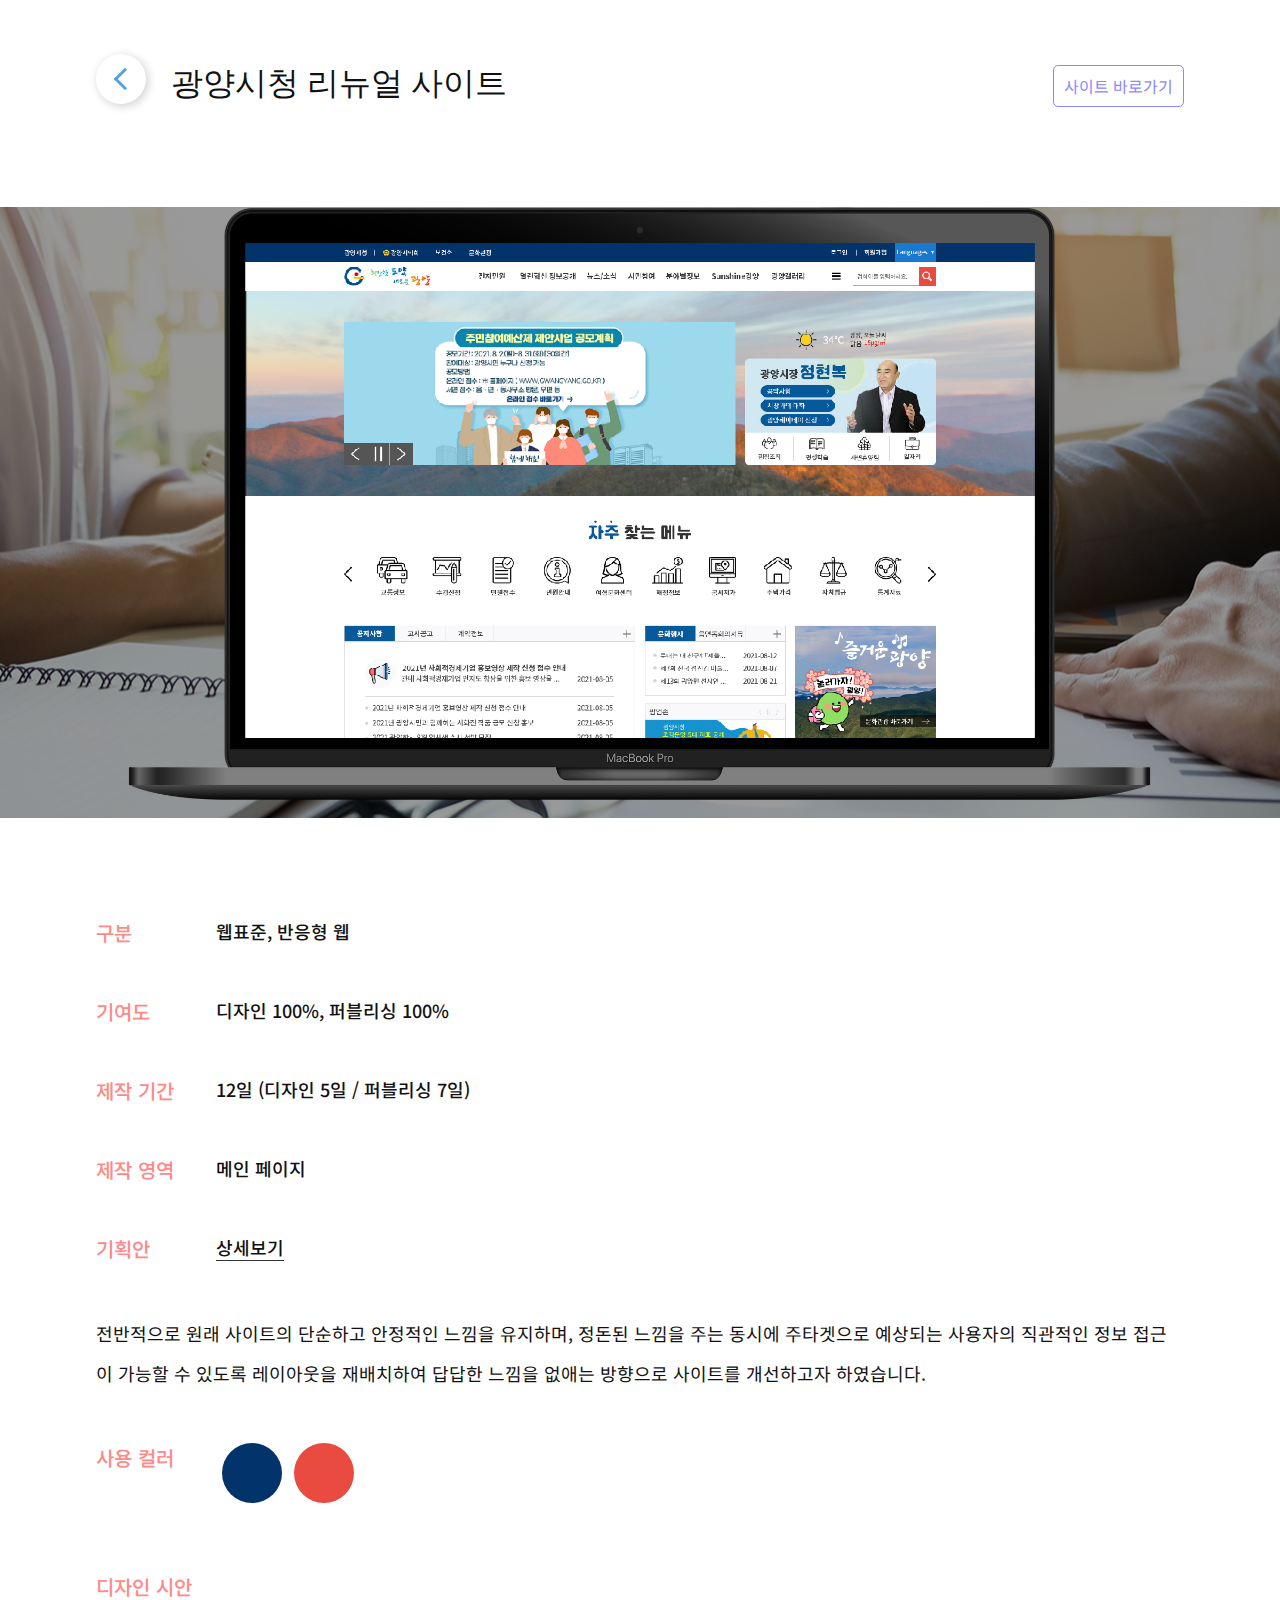
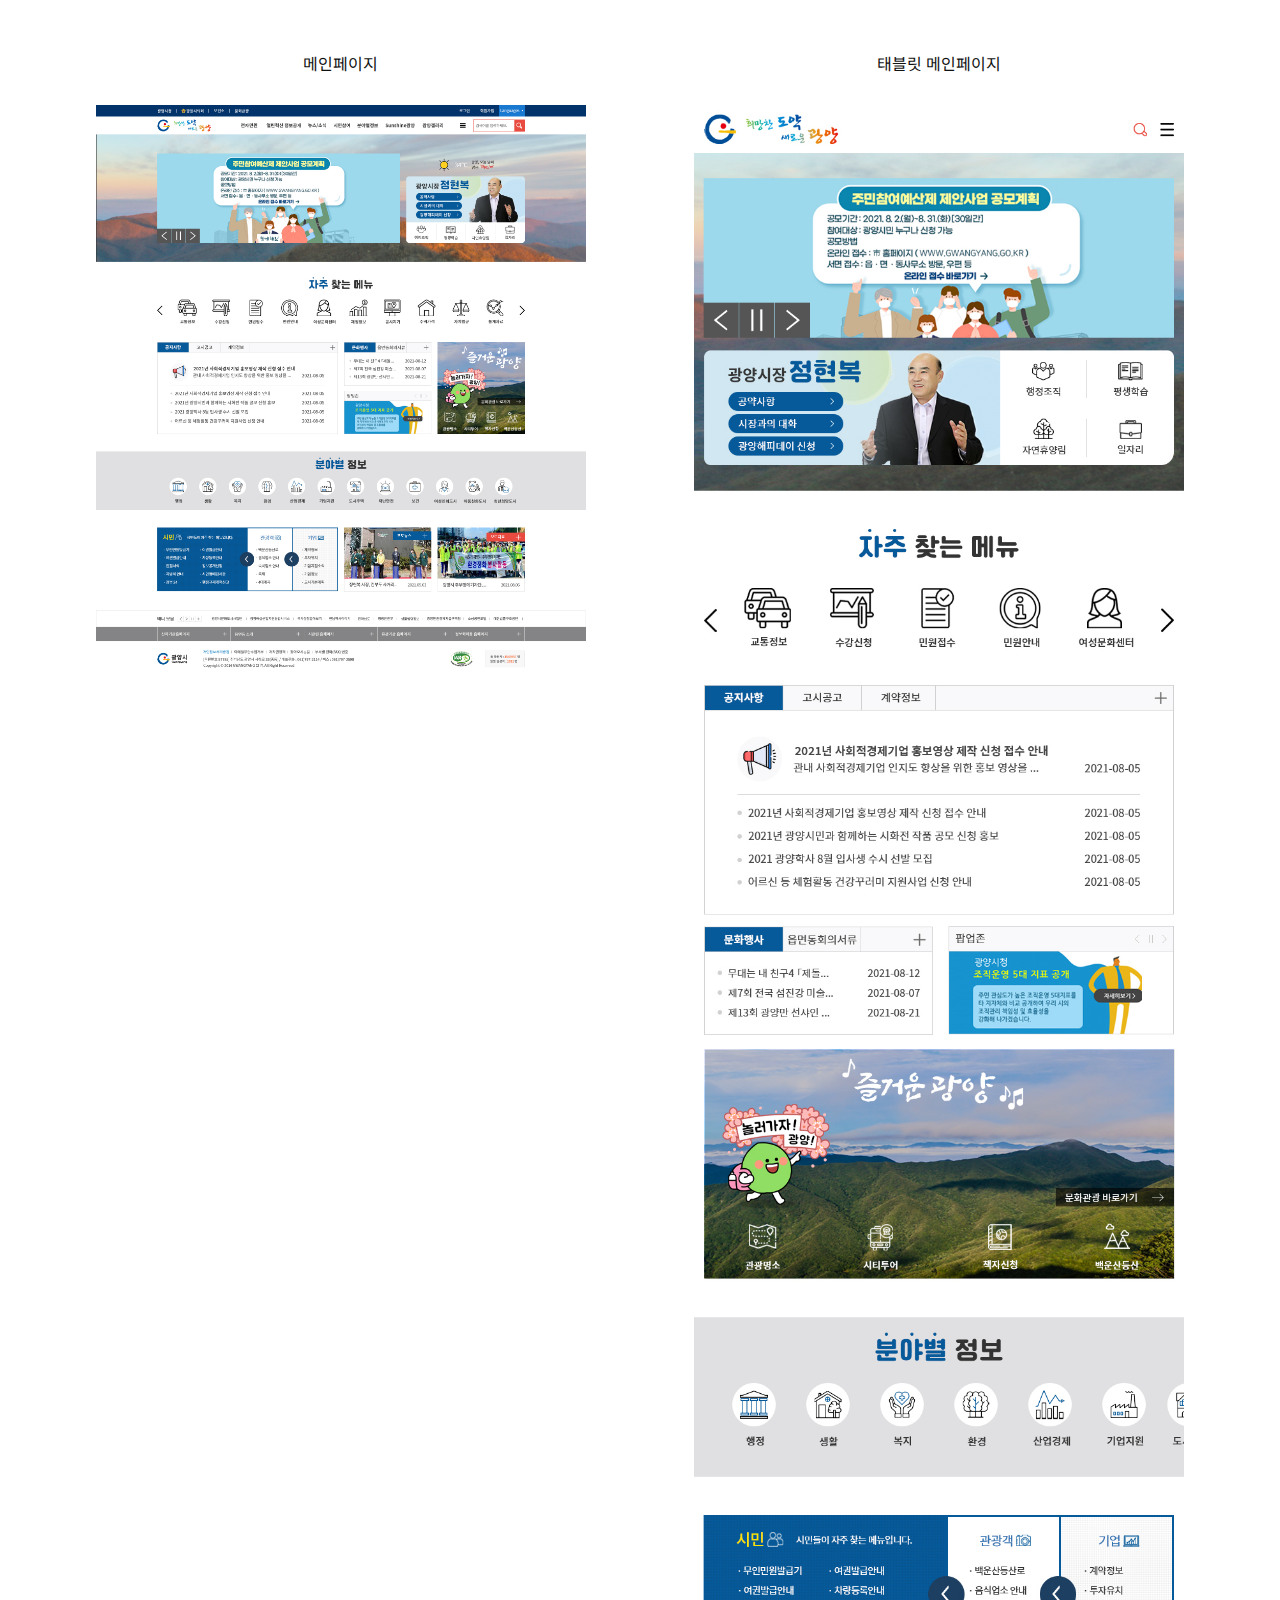
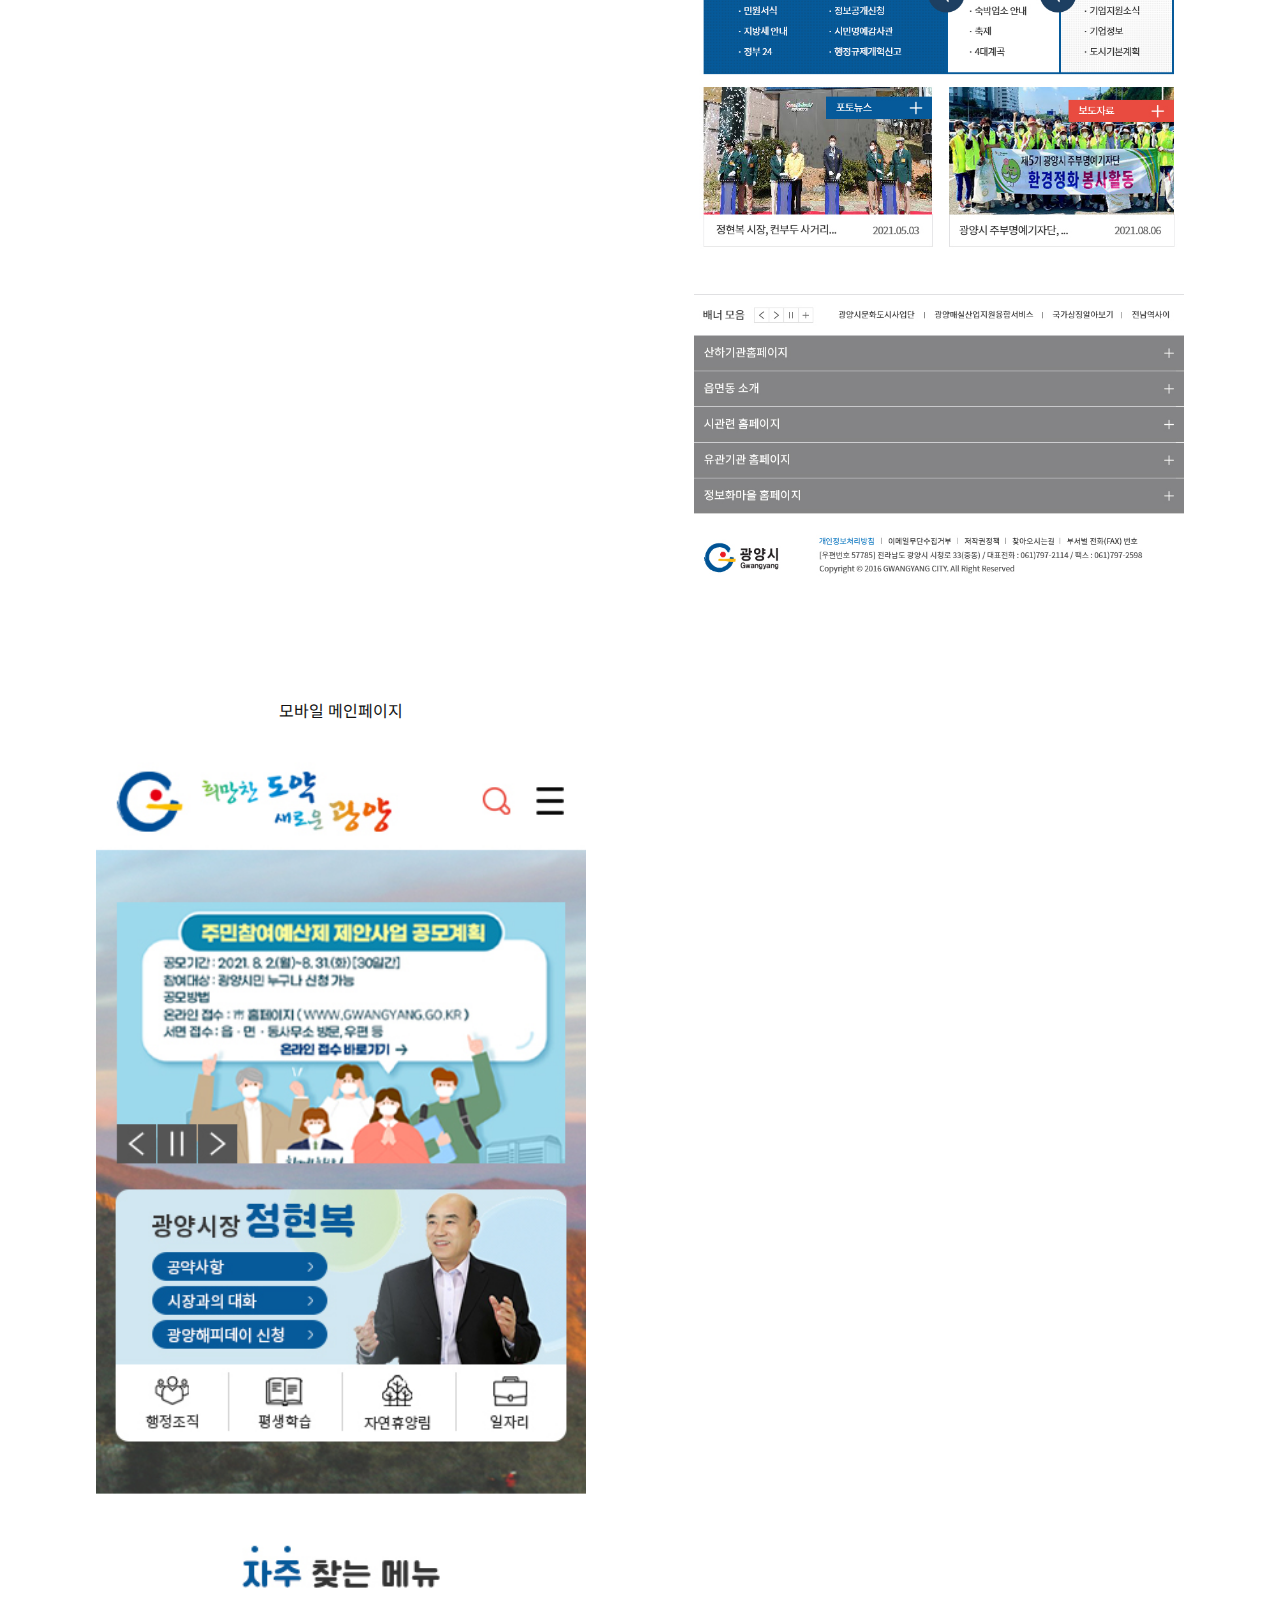
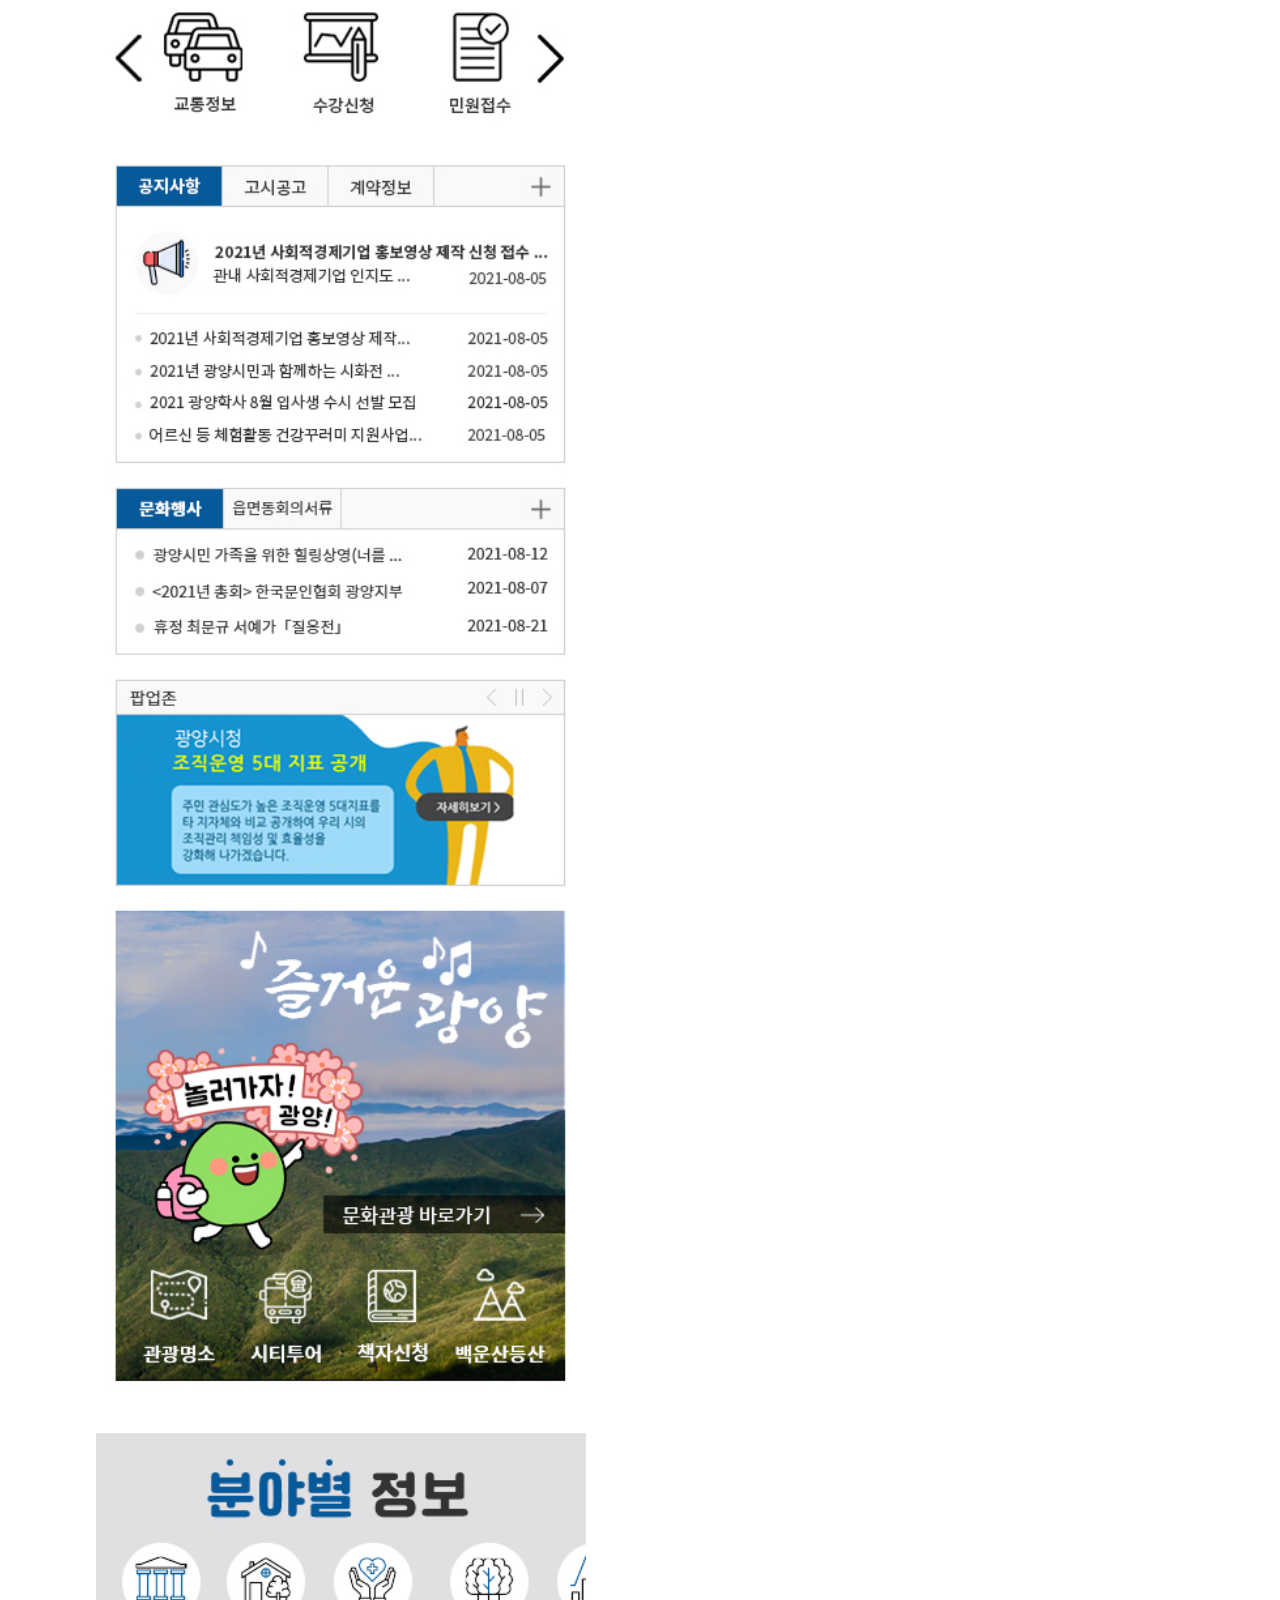
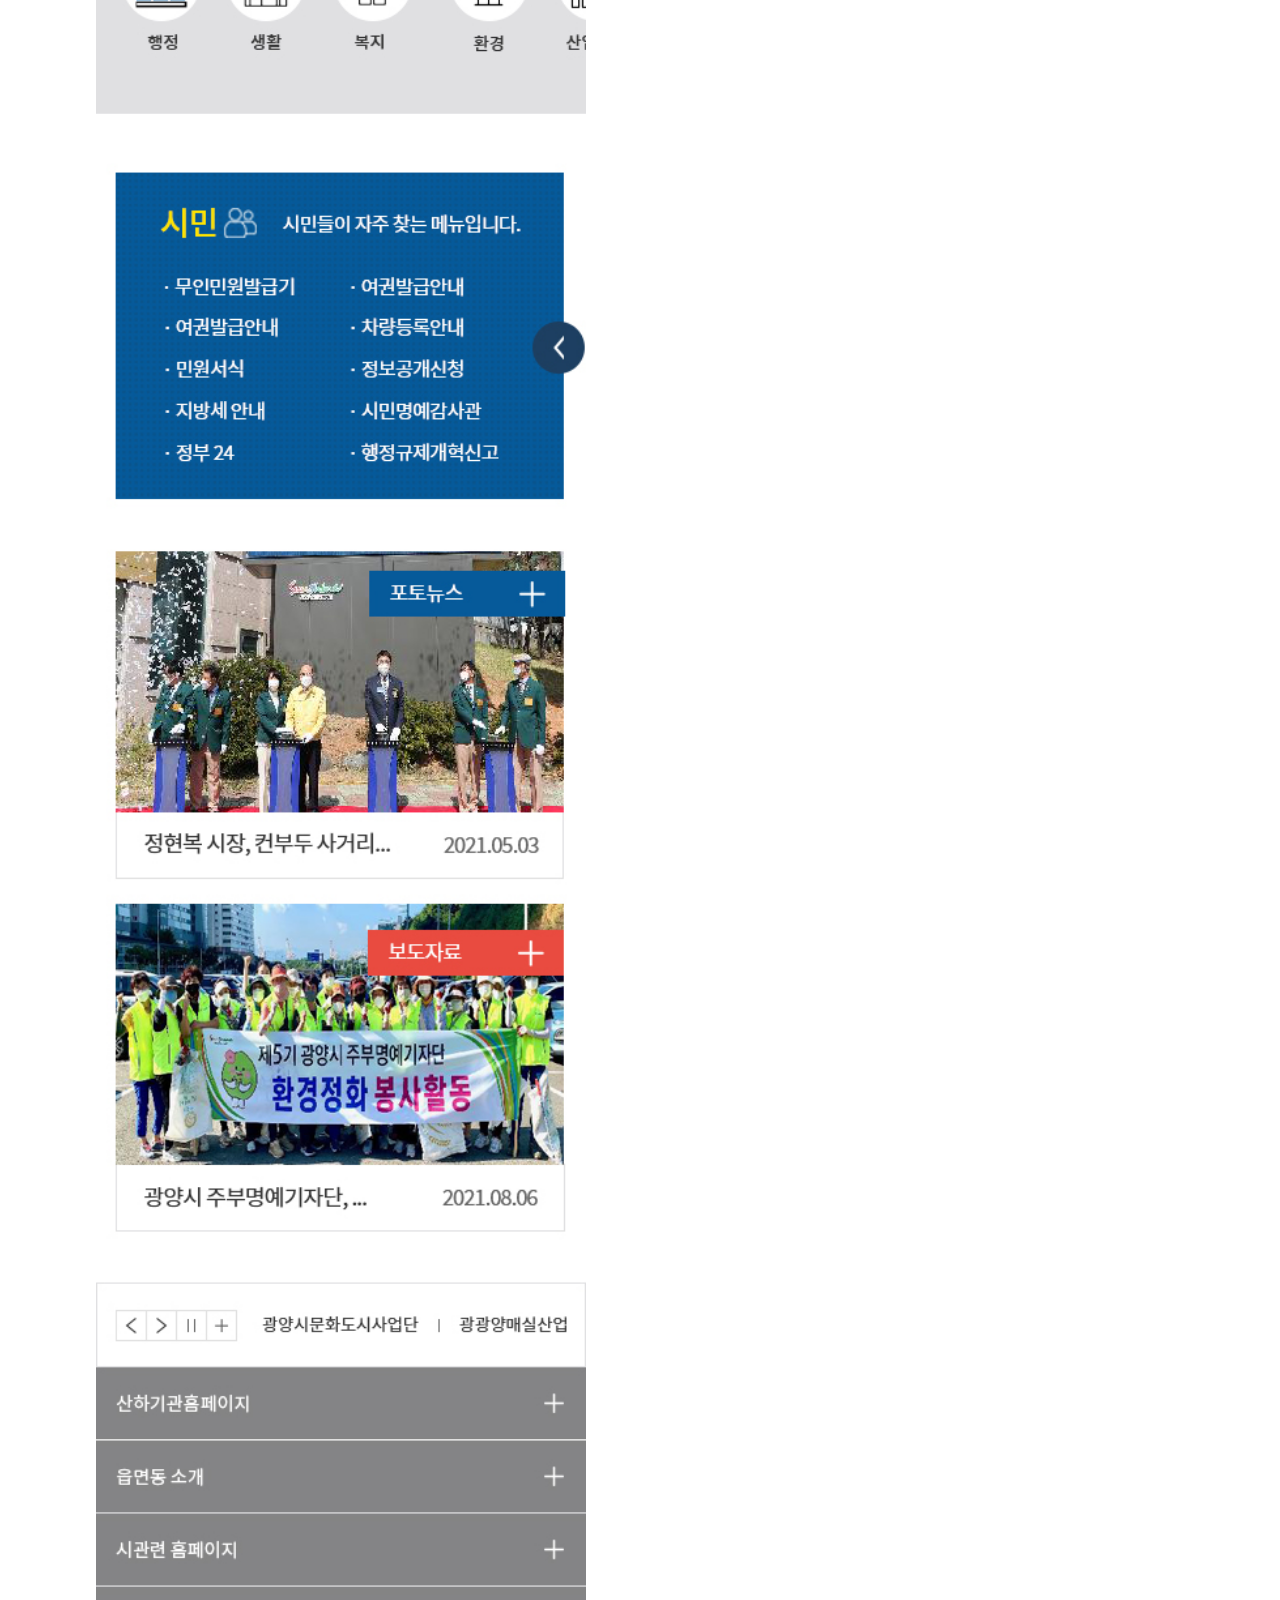
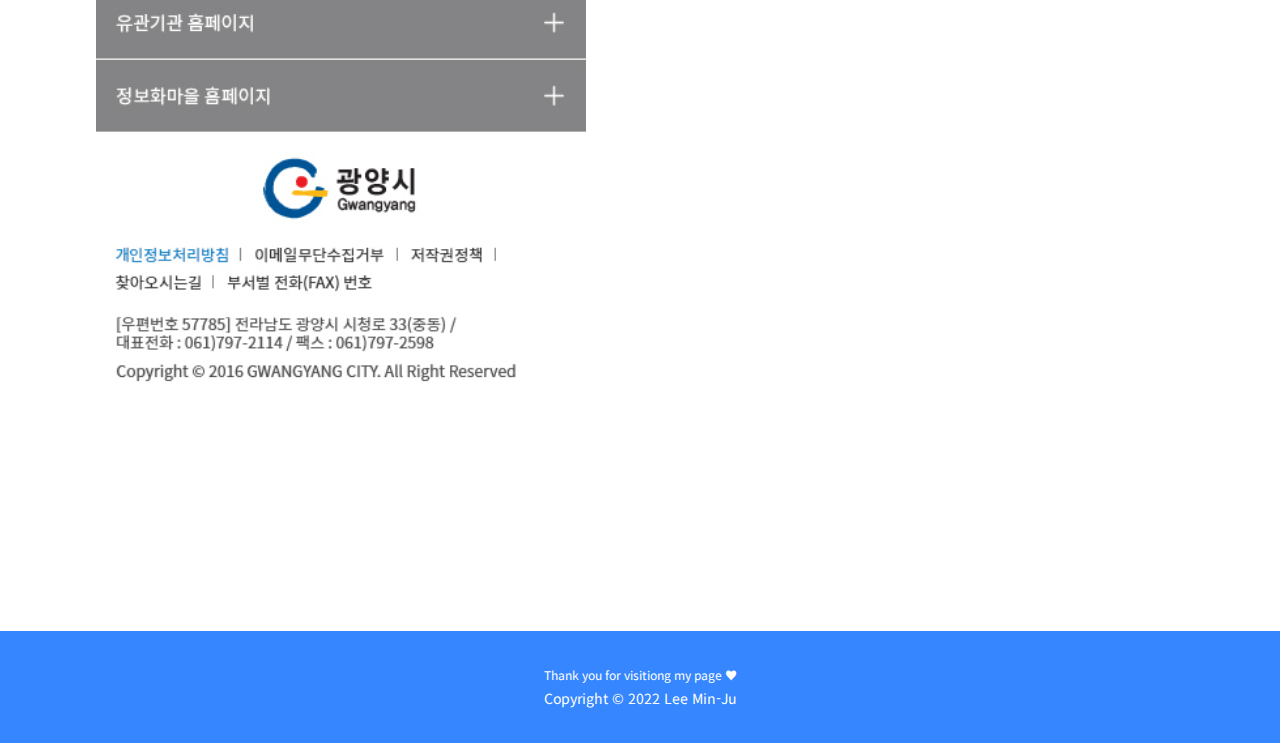
<file: page/sub01.html>
<!DOCTYPE html>
<html lang="ko">
<head>
  <meta charset="UTF-8">
  <meta http-equiv="X-UA-Compatible" content="IE=edge">
  <meta name="viewport" content="width=device-width, initial-scale=1.0">
  <link rel="stylesheet" href="/css/layout.css">
  <link rel="stylesheet" href="/css/sub.css">
  <link rel="preconnect" href="https://fonts.googleapis.com">
  <link rel="preconnect" href="https://fonts.gstatic.com" crossorigin>
  <link href="https://fonts.googleapis.com/css2?family=Noto+Sans+KR:wght@400;500;700&display=swap" rel="stylesheet">
  <link rel="preconnect" href="https://fonts.googleapis.com">
  <link rel="preconnect" href="https://fonts.gstatic.com" crossorigin>
  <link href="https://fonts.googleapis.com/css2?family=Playfair+Display:wght@400;500;700&display=swap" rel="stylesheet">
  <link rel="preconnect" href="https://fonts.googleapis.com">
  <link rel="preconnect" href="https://fonts.gstatic.com" crossorigin>
  <link href="https://fonts.googleapis.com/css2?family=Roboto:wght@400;500;700&display=swap" rel="stylesheet">
  <title>이민주 포트폴리오</title>
	<script src="/script/jquery-1.12.3.js"></script>
  <script src="/script/sub.js"></script>
</head>
<body>
  <div id="wrap">
    <!-- sub -->
    <div id="container">
      <!-- sub title -->
      <section class="sub_top">
        <div class="subtop_left">
          <a class="back_btn" href="javascript:history.back();">
            <span class="back"></span>
          </a>
          <h2>광양시청 리뉴얼 사이트</h2>
        </div>
        <a class="port_button" target="_blank" href="http://leemj.dothome.co.kr/gwangyang">
          <span>사이트 바로가기</span>
        </a>
      </section>
      <!-- sub main bg -->
      <section class="main_bg" style=" background: url(/images/sub/sub_bg01.png) no-repeat center;">
        <strong class="mockup">
          <img src="/images/main/img_project01.png" alt="광양시청">
        </strong>
      </section>
      <!-- sub content -->
      <section class="port_wrap">
        <div class="port_cont">
          <div class="list">
            <h3 class="port_conttit">구분</h3>
            <p>웹표준, 반응형 웹</p>
          </div>
          <div class="list">
            <h3 class="port_conttit">기여도</h3>
            <p>디자인 100%, 퍼블리싱 100%</p>
          </div>
          <div class="list">
            <h3 class="port_conttit">제작 기간</h3>
            <p>12일 (디자인 5일 / 퍼블리싱 7일)</p>
          </div>
          <div class="list">
            <h3 class="port_conttit">제작 영역</h3>
            <p>메인 페이지</p>
          </div>
          <div class="list">
            <h3 class="port_conttit">기획안</h3>
            <a href="/file/gwangyang.pdf" download="광양시청_기획서">상세보기</a>
          </div>
          <p>
            전반적으로 원래 사이트의 단순하고 안정적인 느낌을 유지하며, 정돈된 느낌을 주는 동시에 주타겟으로 예상되는 사용자의 직관적인 정보 접근
            이 가능할 수 있도록 레이아웃을 재배치하여 답답한 느낌을 없애는 방향으로 사이트를 개선하고자 하였습니다.</p>
          <div class="list">
            <h3 class="port_conttit">사용 컬러</h3>
            <span class="color" style="background-color: #02346b;"></span>
            <span class="color" style="background-color: #e94b40;"></span>
          </div>
          <P></P>
        </div>
      </section>
      <!-- design detail -->
      <section class="design_detail">
        <h3 class="port_conttit">디자인 시안</h3>
        <ul class="detail_list">
          <li>
            <span>메인페이지</span>
            <img src="/images/sub/sub_gwangyang01.jpg" alt="광양시청_메인페이지">
          </li>
          <li>
            <span>태블릿 메인페이지</span>
            <img src="/images/sub/sub_gwangyang02.jpg" alt="광양시청_메인페이지">
          </li>
          <li>
            <span>모바일 메인페이지</span>
            <img src="/images/sub/sub_gwangyang03.jpg" alt="광양시청_메인페이지">
          </li>
        </ul>
      </section>
    </div>
    <!-- footer -->
    <footer id="footer">
      <div class="btn_top">
        <a id="topBtn" href="#">
          <span class="topBtn_appear"></span>
        </a>
      </div>
      <p class="thank">Thank you for visitiong my page ♥</p>
      <p class="copyright">Copyright &#169; 2022 Lee Min-Ju</p></footer>
  </div>
</body>
</html>
</file>
<file: css/layout.css>
@charset "utf-8";

/*
font-family: 'Noto Serif KR', serif;
font-family: 'Noto Sans KR', sans-serif;
font-family: 'Poppins', sans-serif;
font-family: 'Playfair Display', serif;
font-family: 'Pretendard Variable', Pretendard, serif;
*/

/*common*/
*{
  box-sizing: border-box;
}
body, p, h1, h2, h3, h4, h5, h6, div, header, section, article, footer, nav, aside, address, figure, dl, dt, dd, form, input, select{
  margin: 0;
  padding: 0;
}
ol, ul, li{
  margin: 0;
  padding: 0;
  list-style: none;
}
html, body{
  scroll-behavior: smooth;
  /*font*/
  font-family: 'Noto Sans KR', '맑은 고딕', 'Malgun Gothic', 'Gothic', sans-serif;
  font-weight: 400;
  font-size: 10px;
  color: #111;
}
h1, h2, h3, h4, h5, h6, strong, b{
  font-size: 10px;
  font-weight: 400;
  color: #111;
}
a{
  display: inline-block;
  color: inherit;
}
a:link, a:visited, a:hover, a:active{
  text-decoration: none;
  color: inherit;
}
img{
  display: inline-block;
}
i, em, address{
  font-style: normal;
}
table {
  border-collapse: collapse;
  border-spacing: 0;
}
button{
  padding: 0;
  background-color: transparent;
  border: none;
}
.clearfix::before, .clearfix::after{
  display: block;
  content: '';
  clear: both;
}
.notoserif{
  font-family: 'Noto Serif KR', serif;
}
.pretend{
  font-family: 'Pretendard Variable', Pretendard, serif;
}
.poppins{
  font-family: 'Poppins', sans-serif;
}
.playfair{
  font-family: 'Playfair Display', serif;
}
.upper{
  text-transform: uppercase;
}
.blue{
  color: #0b6feb;
}

.inner{
  width: 90%;
  max-width: 1540px;
  margin: auto;
}

/* header */
#header{
  position: fixed;
  z-index: 100;
  width: 100%;
  background-color: #fff;
  box-shadow: 2px 2px 25px rgba(0,0,0,0.07);
}
#header .header_wrap{
  display: flex;
  justify-content: space-between;
  align-items: center;
  height: 75px;
}
#header .header_wrap nav ul.gnb{
  display: flex;
  justify-content: center;
  align-items: center;
  gap: 70px;
}
.gnb li a{
  font-weight: 500;
  font-size: 2rem;
  transition: all .5s;
}
.gnb li a:hover{
  color: #0b6feb;
}
.gnb li a::after {
  display: block;
  content: ''; 
  width: 0; 
  height: 2px; 
  background-color: #0b6feb;
  transition: width .5s;
}
.gnb li:hover a::after{
  width: 100%
}

/* main */
#container #main{
  position: relative;
  padding-top: 25vh;
  z-index: 1;
  width: 100%;
  text-align: center;
}
.container{
  display: flex;
  flex-direction: column;
  justify-content: center;
  align-items: flex-start;
  margin-bottom: 10vh;
}
.text{
  display: flex;
  flex-direction: column;
  align-items: flex-start;
  justify-content: center;
  position: relative;
  font-size: 12rem;
  font-weight: 900;
  letter-spacing: -.025em;
  line-height: 130%;
  margin: 0;
  width: 100%;
  color: rgb(32, 32, 32, 0.2);
  background: linear-gradient(to right, #202020, #202020) no-repeat;
  -webkit-background-clip: text;
  background-clip: text;
  background-size: 0%;
  transition: background-size cubic-bezier(.1,.5,.5,1) 0.5s;
  border-bottom: 1px solid #2f2b28;
}
.text span{
  display: flex;
  flex-direction: column;
  justify-content: center;
  position: absolute;
  width: 100%;
  height: 100%;
  background-color: #0b6feb;
  color: #fff;
  text-align: left;
  clip-path: polygon(0 50%, 100% 50%, 100% 50%, 0 50%);
  transform-origin: center;
  transition: all cubic-bezier(.1,.5,.5,1) 0.4s;
}
.text:hover > span{
  clip-path: polygon(0 0, 100% 0, 100% 100%, 0% 100%);
}

/* scroll */
.scroll{
  display: flex;
  justify-content: center;
  align-items: center;
  flex-direction: column;
}
.scroll_inner{
  position: relative;
  width: 45px;
  height: 45px;
  background: #0b6feb;
  border-radius: 25px;
  animation: scroll 2s linear infinite;
}
.scroll_inner span{
  display: block;
  position: relative;
  width: 100%;
  height: 100%;
}
.scroll_inner span::after {
  content: '';
  display: inline-block;
  position: absolute;
  top: 13px;
  left: 16px;
  width: 12px;
  height: 12px;
  border-top: 2px solid #fff; 
  border-right: 2px solid #fff;
  transform: rotate(135deg);
}

@keyframes scroll {
	0% {
		transform: translateY(15px);
	}
  50% {
		transform: translateY(0);
  }
  100% {
		transform: translateY(15px);
  }
}

/* about */
#about{
  margin: 100px auto;
  width: 85%;
  height: 100%;
  text-align: center;
}
h3{
  margin-bottom: 50px;
  font-family: 'Recipekorea';
  font-size: 3.2rem;
}

/* profile */ 
#about .profile_wrap{
  display: flex;
  justify-content: space-between;
  align-items: center;
  flex-wrap: wrap;
  height: 100%;
}

/* profile 좌측 */
#about .profile_wrap .profile{
  display: flex;
  justify-content: center;
  width: 28%;
  padding-top: 60px;
  height: auto;
  border-radius: 52px;
  box-shadow: 2px 2px 25px rgb(203 217 255 / 30%);
  text-align: center;
}
#about .profile_wrap .profile_right{
  width: calc(72% - 76px);
}
#about .profile_wrap .profile .profile_cont{
  width: 100%;
  text-align: center;
}
#about .profile_wrap .profile .profile_img{
  margin: 0 auto 25px;
  display: block;
  width: 180px;
  height: 180px;
  border-radius: 50%;
  background: url(/images/main/img_profile.jpg) no-repeat center 0;
  background-size: 100%;
}
#about .profile_wrap .profile p{
  margin-bottom: 5px;
  font-size: 1.6rem;
}
#about .profile_wrap .profile p:first-child{
  font-size: 2.0rem;
  font-weight: 700;
}
#about .profile_wrap .profile a{
  display: block;
  margin-top: 15px;
  padding: 8px 10px;
  border: 1px solid #8988ff;
  border-radius: 5px;
}
#about .profile_wrap .profile a span{
  font-size: 1.6rem;
  color: #8988ff;
}
#about .profile_wrap .profile a:hover{
  background-color: #8988ff;
  -webkit-transition: all 0.4s;
  -moz-transition: all 0.4s;
  -ms-transition: all 0.4s;
  -o-transition: all 0.4s;
  transition: all 0.4s;
}
#about .profile_wrap .profile a:hover span{
  color: #fff;
  font-weight: 600;
}

/* profile 우측 */
#about .profile_wrap .profile_cont .profile_right{
  height: auto;
}
#about .profile_wrap .profile_cont{
  margin-bottom: 35px;
  text-align: left;
}
#about .profile_wrap .profile_cont span.introduce_tit{
  display: block;
  margin-bottom: 15px;
  font-size: 2.6rem;
  font-weight: 700;
}
#about .profile_wrap .profile_cont span.introduce{
  font-size: 1.8rem;
  line-height: 30px;
  word-break: keep-all;
}

/* skill */
#about .profile_wrap h3{
  margin: 100px 0 0;
  width: 100%;
  text-align: center;
}
#about ul.skills{
  display: flex;
  flex-wrap: wrap;
  clear: both;
  margin-top: 60px;
  width: 100%;
}
#about ul.skills li{
  width: calc(100% / 5);
}

/* skills svg */
#about .skill_svg {
  position: relative;
}
#about .skill_svg::before{
  position: absolute;
  content: 'HTML';
  top: 52%;
  left: 50%;
  transform: translate(-50%, -50%);
  font-size: 3.0rem;
  font-family: 'Recipekorea';
  color: transparent;
  -webkit-text-stroke: 1px #555;
  font-weight: 700;
}
#about .skill:nth-child(2) .skill_svg::before{
  content: 'CSS';
}
#about .skill:nth-child(3) .skill_svg::before{
  content: 'JAVASCRIPT';
  font-size: 2.6rem;
}
#about .skill:nth-child(4) .skill_svg::before{
  content: 'PHOTOSHOP';
  font-size: 2.6rem;
}
#about .skill:last-child .skill_svg::before{
  content: 'ADOBE XD';
}
#about .skill_svg svg {
  width: 100%;
  height: 260px;
  stroke: #53a3dc;
  stroke-width: 2px;
  fill: transparent;
}
.circle_b {
  transform-origin: center;
  stroke: rgba(83,163,220,0.4);
  stroke-width: 15px;
  animation: circle_b 4s ease infinite;
}
@keyframes circle_b {
    0% {opacity: 0}
    50% {opacity: 1}
    100% {opacity: 0}
}
.circle_s {
  stroke-dasharray: 3.5;
  transform-origin: center;
  animation: circle_s 2s linear infinite;
}
@keyframes circle_s {
  0% {transform: rotate(0deg)}
  100% {transform: rotate(360deg)}
}
.circle_1,
.circle_2,
.circle_3 {stroke-dasharray: 3.5;
    animation: circle_1 2s linear infinite alternate;
}
.circle_2 {animation-name: circle_2}
.circle_3 {animation-name: circle_3}
@keyframes circle_1 {to {transform: translate(0, 17%)}}
@keyframes circle_2 {to {transform: translate(15%, -17%)}}
@keyframes circle_3 {to {transform: translate(-15%, -17%)}}
.circle_u{
  stroke-dasharray: 3.5;
  transform-origin: center;
  animation: circle_u 3s ease infinite;
}
@keyframes circle_u {
  0% {transform: scale(0.8)}
  50% {transform: scale(1)}
  100% {transform: scale(0.8)}
}
.circle_d {
  animation: circle_d 2.5s linear infinite alternate}
.circle_n {
  stroke-dasharray: 3.5;
  animation: circle_n 2.5s linear infinite alternate;
}
@keyframes circle_d {to {transform: translate(30%,30%)}}
@keyframes circle_n {to {transform: translate(-30%,-30%)}}

/* skill percent */
#about ul.skills li span.skills-num{
  text-align: center;
  line-height: 80px;
  font-size: 5.6rem;
  font-weight: 600;
  color: #222;
}
#about ul.skills li span.percent{
  font-size: 2.4rem;
  color: #222;
}
#about ul.skills li span.skill_tit{
  display: none;
  font-size: 2.0rem;
  line-height: 50px;
}

/* portfolio */
#portfolio{
  margin: 100px auto;
  width: 85%;
  text-align: center;
}

/* project */
#portfolio .project{
  position: relative;
  display: flex;
  justify-content: space-between;
  align-items: flex-start;
  margin-top: 100px;
}

/* project num */
#portfolio .project .num{
  position: sticky;
  top: 150px;
  z-index: 10;
  width: 25%;
  height: 100%;
  font-size: 12vw;
  line-height: 0.78;
  font-family: 'Recipekorea';
  color: transparent;
  -webkit-text-stroke: 1px #53a3dc;
  transition: .5s ease-in-out
}
#portfolio .project.active .num{
  color: #53a3dc;
}
#portfolio .project .project_cont{
  width: 70%;
}

/* project img */
#portfolio .project .project_cont figure{
  display: block;
  margin: 0 auto 15px;
  width: 85%;
}
#portfolio .project .project_cont figure img{
  display: block;
  width: 100%;
}

/* project content */
.project .project_cont .project_desc{
  display: flex;
  justify-content: space-between;
  align-items: flex-end;
  width: 100%;
  text-align: left;
  border-top: 1px solid #dedede;
}
.project .project_cont .project_desc h5{
  margin-top: 15px;
  font-family: 'Recipekorea';
  font-size: 2.8rem;
}
.project .project_cont .project_desc p{
  margin-top: 15px;
  font-size: 1.6rem;
  font-weight: 600;
}
a.port_button{
  display: inline-block;
  margin-top: 15px;
  padding: 8px 10px;
  border: 1px solid #8988ff;
  border-radius: 5px;
  font-size: 1.6rem;
  color: #8988ff;
}
a.port_button:first-child{
  margin-right: 15px;
}
a.port_button:hover{
  background-color: #8988ff;
  -webkit-transition: all 0.4s;
  -moz-transition: all 0.4s;
  -ms-transition: all 0.4s;
  -o-transition: all 0.4s;
  transition: all 0.4s;
  color: #fff;
  font-weight: 600;
}

/* contact */
#contact{
  width: 100%;
  background-color: #f6f6ff;
}
#contact .contact_area{
  margin: 0 auto;
  padding: 200px 0;
  width: 85%;
  text-align: center;
}
#contact .contact_area h3{
  display: inline-block;
  position: relative;
  padding-left: 35px;
}
#contact .contact_area h3::before{
  content: '';
  position: absolute;
  top: 50%;
  left: 0;
  transform: translate(0, -85%) rotate(45deg);
  width: 10px; height: 20px;
  border-right: 5px solid #8988ff; border-bottom: 5px solid #8988ff;
}
#contact .contact_area a{
  display: block;
  font-size: 7.6rem;
}
#contact .contact_area a:hover{
  color: #8988ff;
  font-size: 7.4rem;
  transition: all 0.4s;
}
#contact .contact_area span{
  display: block;
  margin-top: 20px;
  font-size: 1.6rem;
  color: #747474;
}

/* footer */
#footer{
  position: relative;
  width: 100%;
  padding: 35px 0;
  background-color: #3586ff;
  text-align: center;
}
#footer .thank{
  font-size: 1.2rem;
  color: #fff;
}
#footer .copyright{
  margin-top: 5px;
  font-size: 1.4rem;
  color: #fff;
}

/* wave footer */
footer .wave{
  position: absolute;
  top: -100px;
  left: 0;
  width: 100%;
  height: 100px;
  background: url(/images/main/wave.png);
  background-size: 1000px 100px;
}
footer .wave#wave1{
  z-index: 1000;
  opacity: 1;
  bottom: 0;
  animation: animateWave 4s linear infinite;
}
footer .wave#wave2{
  z-index: 999;
  opacity: 0.5;
  bottom: 10px;
  animation: animateWave_02 4s linear infinite;
}
footer .wave#wave3{
  z-index: 1000;
  opacity: 0.2;
  bottom: 15px;
  animation: animateWave 3s linear infinite;
}
footer .wave#wave4{
  z-index: 999;
  opacity: 0.7;
  bottom: 20px;
  animation: animateWave_02 3s linear infinite;
}
@keyframes animateWave{
  0%{
    background-position-x: 1000px;
  }
  100%{
    background-position-x: 0px;
  }
}
@keyframes animateWave_02{
  0%{
    background-position-x: 0px;
  }
  100%{
    background-position-x: 1000px;
  }
}


/* media query */

/* max-width : 1265px */
@media screen and (max-width: 1265px) {
  /* profile 좌측 */
  #about .profile_wrap .profile{
    display: flex;
    justify-content: center;
    margin-right: 50px;
    width: 28%;
    padding-top: 60px;
    height: auto;
    border-radius: 52px;
    box-shadow: none;
    text-align: center;
  }
  /* profile 우측 상단 */
  #about .profile_wrap .profile_cont span.introduce_tit{
    font-size: 2.0rem;
  }
  /* profile 우측 하단 */
  #about .profile_wrap .profile_cont span.introduce{
    font-size: 1.6rem;
  }
}

/* max-width : 1024px */
@media screen and (max-width: 1024px) {
  /* profile 좌측 */
  #about .profile_wrap .profile p:nth-child(2){
    font-size: 1.8rem;
  }
  #about .profile_wrap .profile p{
    font-size: 1.4rem;
  }
  /* project number */
  .project .project_cont .project_desc h5{
    font-size: 2.0rem;
  }
  /* project 설명 */
  .project .project_cont .project_desc p{
    display: none;
  }
} 

/* max-width : 925px */
@media screen and (max-width: 925px) {
  /* profile 우측 상단 */
  #about .profile_wrap .profile_cont span.introduce_tit{
    font-size: 1.8rem;
  }
  /* project cont */
  .project .project_cont .project_desc{
    justify-content: flex-start;
    align-items: flex-start;
    flex-direction: column;
  }
  /* project btn */
  .project .project_cont .project_desc .project_btn{
    align-self: flex-end;
  }
  /* contact email */
  #contact .contact_area a{
    font-size: 5.0rem;
    font-weight: 700;
    color: #53a3dc;
  }
  #contact .contact_area a:hover{
    font-size: 5.0rem;
  }
}

/* max-width : 768px */
@media screen and (max-width: 768px) {
  /* nav */
  #header .header_wrap nav ul.gnb li a{
    font-size: 1.4rem;
  }
}

/* max-width : 635px */
@media screen and (max-width: 635px) {
  /* profile */
  #about .profile_wrap{
    flex-direction: column;
  }
  /* profile 좌측 */
  #about .profile_wrap .profile{
    display: none;
  }
  /* contact tit */
  #contact .contact_area h3{
    margin-bottom: 25px;
    font-size: 2.0rem;
  }
  /* contact email */
  #contact .contact_area a{
    font-size: 3.4rem;
  }
  #contact .contact_area span{
    font-size: 1.4rem;
  }
}

/* max-width : 431px */
@media screen and (max-width: 431px) {
  /* main */
  #main h2{
    padding: 30vh 0 25vh;
    font-size: 2.8rem;
  }
  /* skill span */
  #about ul.skills li span.skill_tit{
    font-size: 1.2rem;
  }
  /* project btn */
  .project_btn a.port_button{
    font-size: 1.4rem;
  }
  /* contact tit */
  #contact .contact_area h3{
    font-size: 1.5rem;
  }
  /* contact email */
  #contact .contact_area a{
    font-size: 2.2rem;
  }
}
</file>
<file: css/sub.css>
@charset "utf-8";

/* sub */
/* sub top */
.sub_top{
  display: flex;
  justify-content: space-between;
  align-items: center;
  margin: 50px auto;
  width: 85%;
}
.sub_top .subtop_left{
  display: flex;
  justify-content: flex-start;
  align-items: center;
  width: 80%;
}

/* back btn */
.sub_top a.back_btn{
  display: block;
  margin-right: 25px;
  width: 50px;
  height: 50px;
  border-radius: 50%;
  box-shadow: 2px 2px 10px rgb(0 0 0 / 20%);
}
.sub_top a.back_btn .back{
  display: block;
  position: relative;
  margin: 25px auto;
}
.sub_top a.back_btn .back::before{
  content: '';
  position: absolute;
  top: 50%;
  left: 50%;
  transform: translate(-25%, -50%) rotate(135deg);
  width: 13px; 
  height: 13px;
  border-right: 3px solid #53a3dc; 
  border-bottom: 3px solid #53a3dc;
}

/* back btn hover */
.sub_top a.back_btn:hover{
  background-color: #53a3dc;
  -webkit-transition: all 0.4s;
  -moz-transition: all 0.4s;
  -ms-transition: all 0.4s;
  -o-transition: all 0.4s;
  transition: all 0.4s;
}
.sub_top a.back_btn:hover .back::before{
  border-right: 3px solid #fff; 
  border-bottom: 3px solid #fff;
}

/* sub bg */
.main_bg{
  margin-top: 100px;
  width: 100%;
  height: 100%;
}

/* mockup img*/
.main_bg .mockup{
  display: block;
  margin: 0 auto;
  width: 80%;
  height: auto;
}
.main_bg .mockup img{
  width: 100%;
  height: 100%;
}

/* sub title */
.sub_top h2{
  font-family: 'Recipekorea';
  font-size: 3.2rem;
  margin-top: 10px;
}

/* sub cont */
.port_wrap{
  margin: 100px auto 50px;
  width: 85%;
}
.port_cont .list{
  display: flex;
  justify-content: flex-start;
  align-items: flex-start;
}
.port_conttit{
  width: 120px;
  font-family: 'Noto Sans KR';
  font-size: 2rem;
  font-weight: 500;
  color: #ff8988;
}
.port_cont .list p{
  font-family: 'Noto Sans KR';
  font-size: 1.8rem;
  font-weight: 500;
}
.port_cont .list a{
  display: block;
  font-family: 'Noto Sans KR';
  font-size: 1.8rem;
  font-weight: 500;
  border-bottom: 1px solid #333;
}
.port_cont > p{
  margin-bottom: 50px;
  font-size: 1.8rem;
  line-height: 40px;
  word-break: break-all;
}
.port_cont .list .color{
  margin: 0 6px;
  display: inline-block;
  width: 60px;
  height: 60px;
  border-radius: 50%;
}

/* design_detail */
.design_detail{
  margin: 0 auto 100px;
  width: 85%;
}
.design_detail ul.detail_list{
  display: flex;
  justify-content: space-between;
  flex-wrap: wrap;
  text-align: center;
}
.design_detail ul.detail_list li{
  margin-bottom: 100px;
  width: 45%;
}
.design_detail ul.detail_list li span{
  display: block;
  margin-bottom: 30px;
  font-size: 1.6rem;
}
.design_detail ul.detail_list li img{
  width: 100%;
}

/* top btn */
#footer .btn_top{
  position: relative;
  display: none;
}

a#topBtn{
  position: fixed;
  display: block;
  right: 2%; 
  bottom: 20px;
  z-index: 9999;
  width: 50px;
  height: 50px;
  border-radius: 50%;
  background-color: #fff;
  box-shadow: 2px 2px 10px rgb(0 0 0 / 20%);
}
a#topBtn .topBtn_appear{
  display: block;
  position: relative;
  width: 100%;
  height: 100%;
}
a#topBtn .topBtn_appear::before{
  content: '';
  position: absolute;
  top: 50%;
  left: 50%;
  transform: translate(-50%, -25%) rotate(-135deg);
  width: 13px; 
  height: 13px;
  border-right: 3px solid #53a3dc; 
  border-bottom: 3px solid #53a3dc;
}

/* top Btn hover */
#footer .btn_top:hover a#topBtn{
  background-color: #53a3dc;
  -webkit-transition: all 0.4s;
  -moz-transition: all 0.4s;
  -ms-transition: all 0.4s;
  -o-transition: all 0.4s;
  transition: all 0.4s;
}
#footer .btn_top:hover .topBtn_appear::before{
  border-right: 3px solid #fff; 
  border-bottom: 3px solid #fff;
}
</file>
